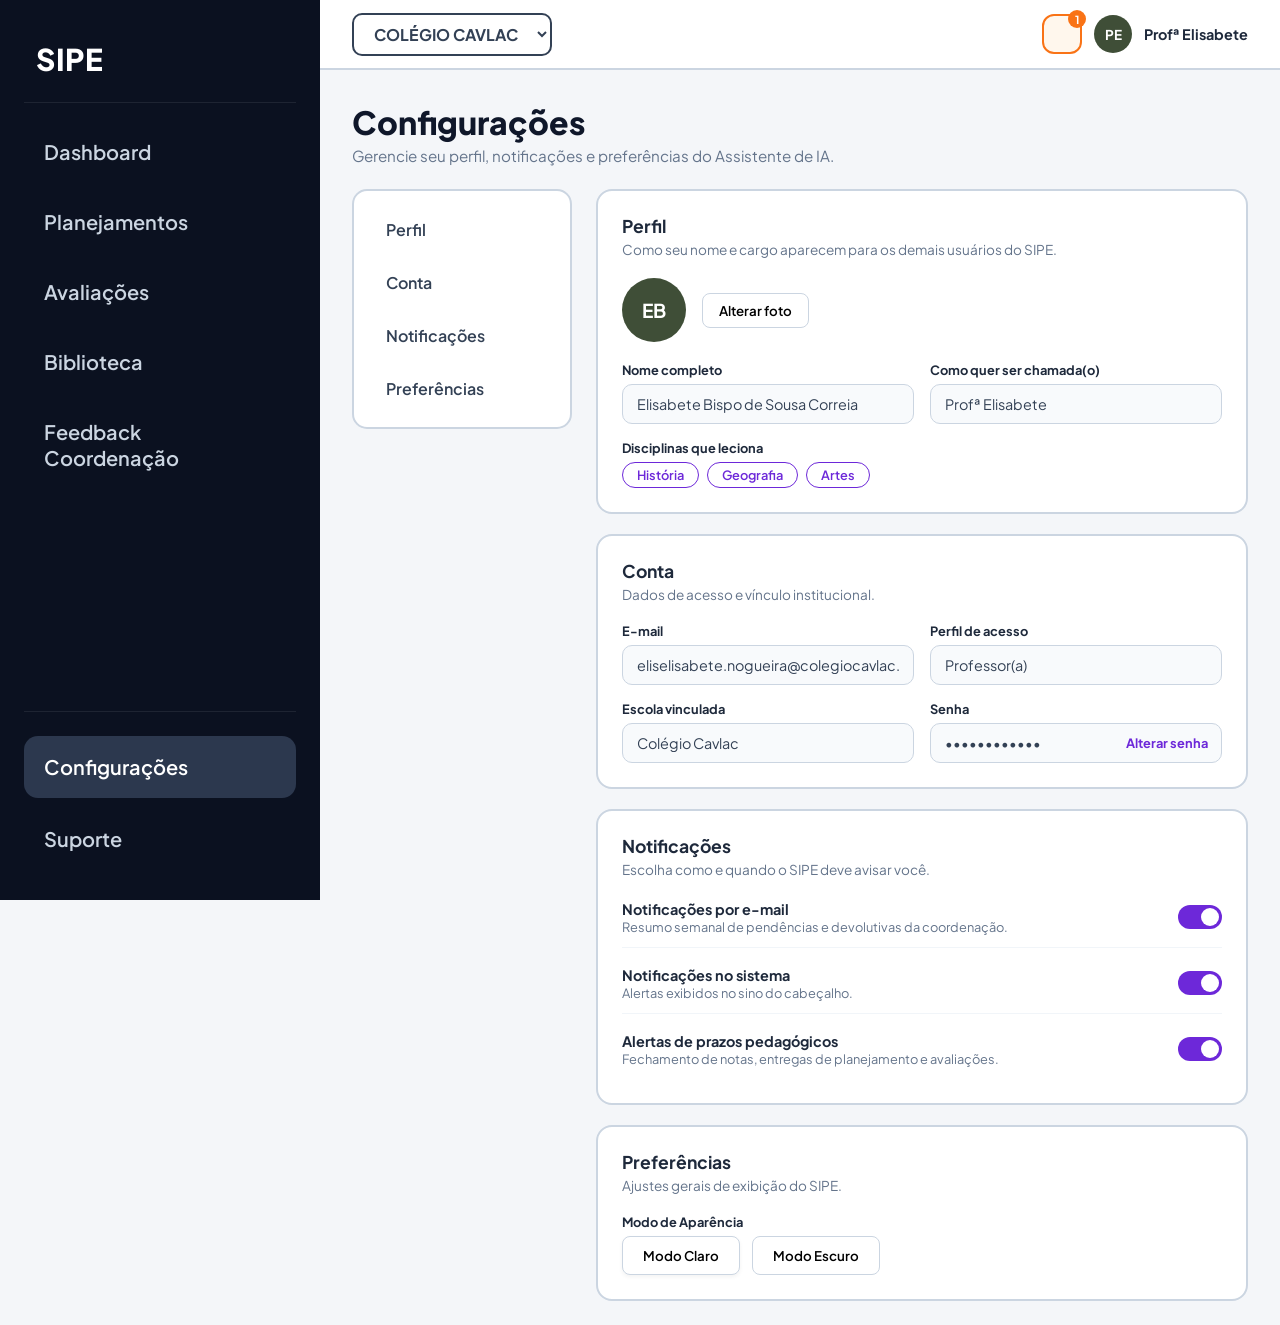
<file: pages/settings/settings.html>
<!doctype html>
<html lang="pt-BR">
  <head>
    <meta charset="UTF-8" />
    <meta name="viewport" content="width=device-width, initial-scale=1.0" />
    <title>Settings</title>
    <link rel="stylesheet" href="style.css" />
  </head>
  <body class="support">
    <aside class="sidebar">
      <div class="sidebar-brand">
        <span class="brand-name">SIPE</span>
      </div>

      <nav class="sidebar-nav">
        <a href="../dashboard/index.html" class="sidebar-link">
          <span>Dashboard</span>
        </a>
        <a href="../planning/planning.html" class="sidebar-link">
          <span>Planejamentos</span>
        </a>
        <a href="../review/review.html" class="sidebar-link">
          <span>Avaliações</span>
        </a>
        <a href="../library/library.html" class="sidebar-link">
          <span>Biblioteca</span>
        </a>
         <a href="../feedback/feedback.html" class="sidebar-link">
          <span>Feedback<br />Coordenação</span>
        </a>
      </nav>

      <div class="sidebar-footer">
        <a href="/pages/settings/settings.html" class="sidebar-link active">
          <span>Configurações</span>
        </a>
        <a href="../support/support.html" class="sidebar-link">
          <span>Suporte</span>
        </a>
      </div>
    </aside>

    <div class="main-wrapper">
      <header>
        <select class="college-option">
          <option>COLÉGIO CAVLAC</option>
          <option>COLÉGIO ANGLO</option>
        </select>

        <div class="user-profile">
          <div class="notification-badge">
            <span class="bell-icon"></span>
            <span class="badge-count">1</span>
          </div>
          <div class="avatar">PE</div>
          <span class="user-name">Profª Elisabete</span>
        </div>
      </header>

      <div class="page-header">
        <h1>Configurações</h1>
        <p>
          Gerencie seu perfil, notificações e preferências do Assistente de IA.
        </p>
      </div>

      <div class="main-container">
        <div class="left-corner">
          <a onclick="perfilSection(this)" id="perfil">Perfil</a>
          <a onclick="accountSection(this)" id="account">Conta</a>
          <a onclick="notificationSection(this)" id="notifications">Notificações</a>
          <a onclick="preferencesSection(this)" id="preferences">Preferências</a>
        </div>

        <div class="right-corner">
          <section class="card-section" id="perfil">
            <h2>Perfil</h2>
            <p class="section-desc">
              Como seu nome e cargo aparecem para os demais usuários do SIPE.
            </p>

            <div class="avatar-upload">
              <div class="avatar-large">EB</div>
              <button class="btn-outline">Alterar foto</button>
            </div>

            <div class="form-grid">
              <div class="form-group">
                <label>Nome completo</label>
                <input
                  type="text"
                  value="Elisabete Bispo de Sousa Correia"
                  readonly
                />
              </div>
              <div class="form-group">
                <label>Como quer ser chamada(o)</label>
                <input type="text" value="Profª Elisabete" readonly />
              </div>
            </div>

            <div class="form-group margin-top">
              <label>Disciplinas que leciona</label>
              <div class="tags-container">
                <span class="tag">História</span>
                <span class="tag">Geografia</span>
                <span class="tag">Artes</span>
              </div>
            </div>
          </section>

          <section class="card-section" id="conta">
            <h2>Conta</h2>
            <p class="section-desc">Dados de acesso e vínculo institucional.</p>

            <div class="form-grid">
              <div class="form-group">
                <label>E-mail</label>
                <input
                  type="email"
                  value="eliselisabete.nogueira@colegiocavlac.co"
                  readonly
                />
              </div>
              <div class="form-group">
                <label>Perfil de acesso</label>
                <input type="text" value="Professor(a)" readonly />
              </div>
              <div class="form-group">
                <label>Escola vinculada</label>
                <input type="text" value="Colégio Cavlac" readonly />
              </div>
              <div class="form-group">
                <label>Senha</label>
                <div class="input-action-wrapper">
                  <input type="password" value="............" readonly />
                  <a href="#" class="action-link">Alterar senha</a>
                </div>
              </div>
            </div>
          </section>

          <section class="card-section" id="notificacoes">
            <h2>Notificações</h2>
            <p class="section-desc">
              Escolha como e quando o SIPE deve avisar você.
            </p>

            <div class="toggle-list">
              <div class="toggle-item">
                <div class="toggle-info">
                  <strong>Notificações por e-mail</strong>
                  <p>
                    Resumo semanal de pendências e devolutivas da coordenação.
                  </p>
                </div>
                <label class="switch">
                  <input type="checkbox" checked />
                  <span class="slider"></span>
                </label>
              </div>

              <div class="toggle-item">
                <div class="toggle-info">
                  <strong>Notificações no sistema</strong>
                  <p>Alertas exibidos no sino do cabeçalho.</p>
                </div>
                <label class="switch">
                  <input type="checkbox" checked />
                  <span class="slider"></span>
                </label>
              </div>

              <div class="toggle-item">
                <div class="toggle-info">
                  <strong>Alertas de prazos pedagógicos</strong>
                  <p>
                    Fechamento de notas, entregas de planejamento e avaliações.
                  </p>
                </div>
                <label class="switch">
                  <input type="checkbox" checked />
                  <span class="slider"></span>
                </label>
              </div>
            </div>
          </section>

          <section class="card-section" id="preferencias">
            <h2>Preferências</h2>
            <p class="section-desc">Ajustes gerais de exibição do SIPE.</p>

            <div class="form-group">
              <label>Modo de Aparência</label>
              <div class="mode-buttons">
                <button class="btn-mode active">Modo Claro</button>
                <button class="btn-mode">Modo Escuro</button>
              </div>
            </div>
          </section>
        </div>
      </div>
    </div>
    <script src="settings.js"></script>
  </body>
</html>
</file>
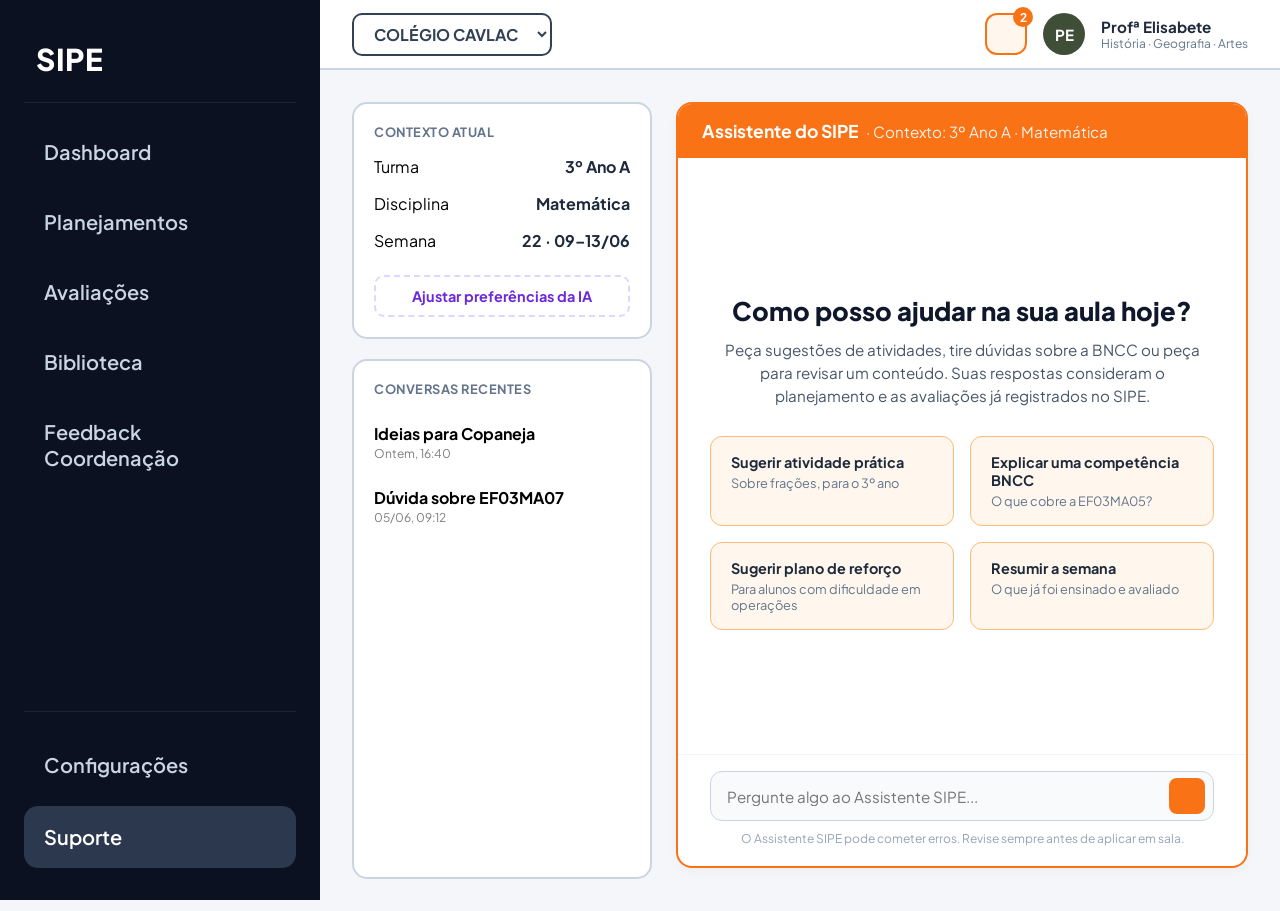
<file: pages/support-IA/support-ia.html>
<!doctype html>
<html lang="pt-BR">
  <head>
    <meta charset="UTF-8" />
    <meta name="viewport" content="width=device-width, initial-scale=1.0" />
    <title>SupportIA - SIPE</title>
    <link rel="stylesheet" href="style.css" />
  </head>
  <body class="support-IA">
    <aside class="sidebar">
      <div class="sidebar-brand">
        <span class="brand-name">SIPE</span>
      </div>

      <nav class="sidebar-nav">
        <a href="../dashboard/index.html" class="sidebar-link">
          <span>Dashboard</span>
        </a>
        <a href="../planning/planning.html" class="sidebar-link">
          <span>Planejamentos</span>
        </a>
        <a href="../review/review.html" class="sidebar-link">
          <span>Avaliações</span>
        </a>
        <a href="../library/library.html" class="sidebar-link">
          <span>Biblioteca</span>
        </a>
        <a href="../feedback/feedback.html" class="sidebar-link">
          <span>Feedback<br />Coordenação</span>
        </a>
      </nav>

      <div class="sidebar-footer">
        <a href="../settings/settings.html" class="sidebar-link">
          <span>Configurações</span>
        </a>
        <a href="../support/support.html" class="sidebar-link active">
          <span>Suporte</span>
        </a>
      </div>
    </aside>

    <div class="main-wrapper">
      <header>
        <select class="college-option">
          <option>COLÉGIO CAVLAC</option>
          <option>COLÉGIO ANGLO</option>
        </select>
        <div class="user-profile">
          <div class="notification-badge">
            <span class="bell-icon"></span>
            <span class="badge-count">2</span>
          </div>
          <div class="avatar">PE</div>
          <div class="user-info">
            <span class="user-name">Profª Elisabete</span>
            <span class="user-subjects">História · Geografia · Artes</span>
          </div>
        </div>
      </header>

      <div class="main-content">
        <div class="left-corner">
          <div class="context">
            <p class="title-context">CONTEXTO ATUAL</p>
            <div class="class">
              <p class="informations">Turma</p>
              <p class="informations-awnser">3º Ano A</p>
            </div>
            <div class="discipline">
              <p class="informations">Disciplina</p>
              <p class="informations-awnser">Matemática</p>
            </div>
            <div class="week">
              <p class="informations">Semana</p>
              <p class="informations-awnser">22 · 09–13/06</p>
            </div>
            <button class="preferences-button">
              Ajustar preferências da IA
            </button>
          </div>

          <div class="conversations">
            <p class="title-conversations">CONVERSAS RECENTES</p>
            <div class="last-conversations">
              <p class="about">Ideias para Copaneja</p>
              <p class="time">Ontem, 16:40</p>
            </div>
            <div class="last-conversations">
              <p class="about">Dúvida sobre EF03MA07</p>
              <p class="time">05/06, 09:12</p>
            </div>
          </div>
        </div>

        <section class="chat-container">
          <div class="chat-header">
            <h2>Assistente do SIPE</h2>
            <span>· Contexto: 3º Ano A · Matemática</span>
          </div>

          <div class="chat-body">
            <div class="welcome-section">
              <div class="welcome-icon"></div>
              <h1>Como posso ajudar na sua aula hoje?</h1>
              <p>
                Peça sugestões de atividades, tire dúvidas sobre a BNCC ou peça
                para revisar um conteúdo. Suas respostas consideram o
                planejamento e as avaliações já registrados no SIPE.
              </p>
            </div>
            <div class="suggestions-grid">
              <div class="suggestion-card">
                <h3>Sugerir atividade prática</h3>
                <p>Sobre frações, para o 3º ano</p>
              </div>
              <div class="suggestion-card">
                <h3>Explicar uma competência BNCC</h3>
                <p>O que cobre a EF03MA05?</p>
              </div>
              <div class="suggestion-card">
                <h3>Sugerir plano de reforço</h3>
                <p>Para alunos com dificuldade em operações</p>
              </div>
              <div class="suggestion-card">
                <h3>Resumir a semana</h3>
                <p>O que já foi ensinado e avaliado</p>
              </div>
            </div>
          </div>

          <div class="chat-footer">
            <div class="input-wrapper">
              <input
                type="text"
                placeholder="Pergunte algo ao Assistente SIPE..."
              />
              <button class="send-button" aria-label="Enviar"></button>
            </div>
            <p class="disclaimer">
              O Assistente SIPE pode cometer erros. Revise sempre antes de
              aplicar em sala.
            </p>
          </div>
        </section>
      </div>
    </div>
  </body>
</html>
</file>
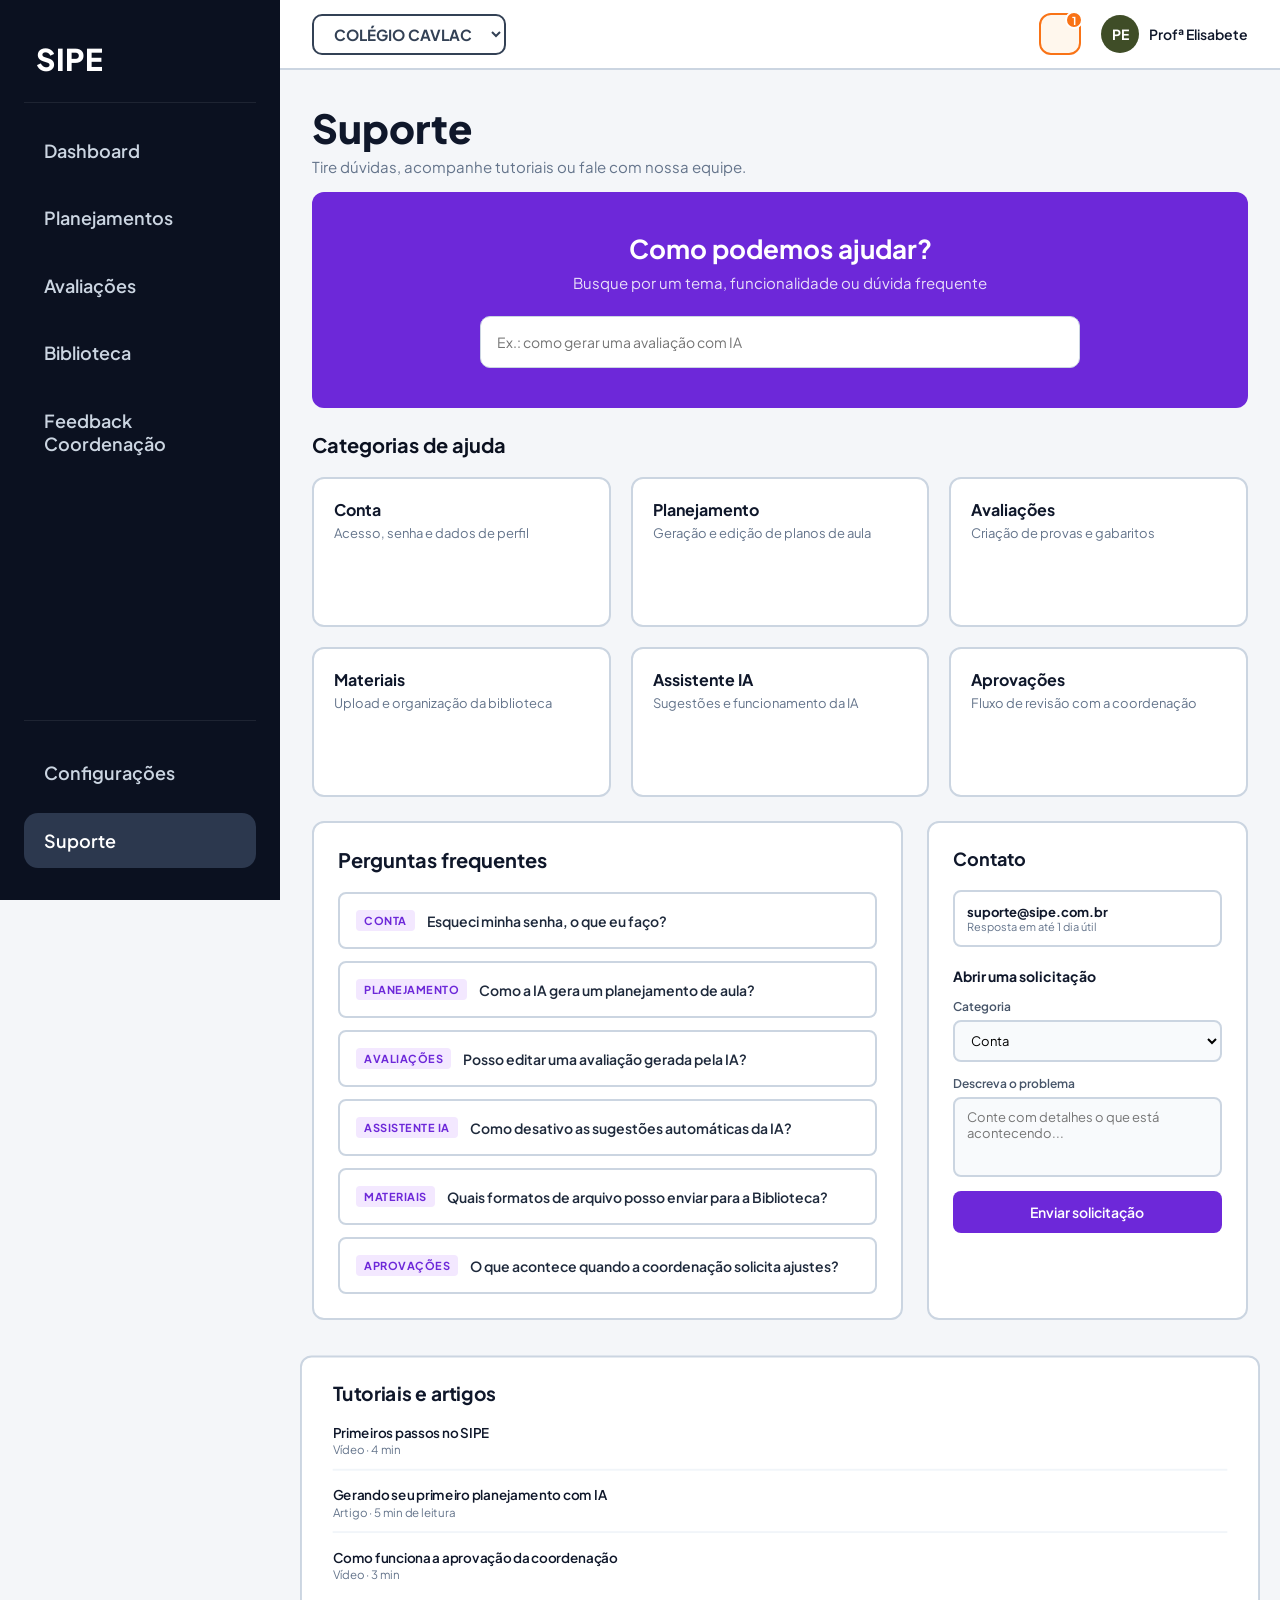
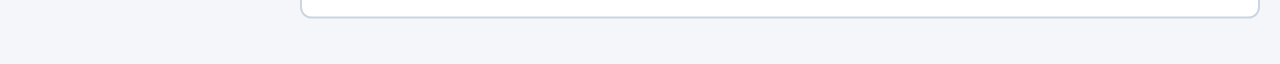
<file: pages/support/support.html>
<!doctype html>
<html lang="pt-BR">
  <head>
    <meta charset="UTF-8" />
    <meta name="viewport" content="width=device-width, initial-scale=1.0" />
    <title>Support</title>
    <link rel="stylesheet" href="style.css" />
  </head>
  <body class="settings-body">
    <aside class="sidebar">
      <div class="sidebar-brand">
        <span class="brand-name">SIPE</span>
      </div>

      <nav class="sidebar-nav">
        <a href="../dashboard/index.html" class="sidebar-link">
          <span>Dashboard</span>
        </a>
        <a href="../planning/planning.html" class="sidebar-link">
          <span>Planejamentos</span>
        </a>
        <a href="../review/review.html" class="sidebar-link">
          <span>Avaliações</span>
        </a>
        <a href="../library/library.html" class="sidebar-link">
          <span>Biblioteca</span>
        </a>
        <a href="../feedback/feedback.html" class="sidebar-link">
          <span>Feedback<br/>Coordenação</span>
        </a>
      </nav>

      <div class="sidebar-footer">
        <a href="../settings/settings.html" class="sidebar-link">
          <span>Configurações</span>
        </a>
        <a href="../support/support.html" class="sidebar-link active">
          <span>Suporte</span>
        </a>
      </div>
    </aside>

    <div class="main-wrapper">
      <header>
        <select class="college-option">
          <option>COLÉGIO CAVLAC</option>
          <option>COLÉGIO ANGLO</option>
        </select>

        <div class="header-actions">
          <div class="notification-btn">
            <span class="notification-badge">1</span>
          </div>

          <div class="user-profile">
            <div class="user-avatar">PE</div>
            <span class="user-name">Profª Elisabete</span>
          </div>
        </div>
      </header>

      <main>
        <div class="introduction-informations">
          <div class="introduction">
            <h1 class="support">Suporte</h1>
            <p class="support-description">
              Tire dúvidas, acompanhe tutoriais ou fale com nossa equipe.
            </p>
          </div>
        </div>

        <div class="navegation">
          <nav>
            <p class="help-question">Como podemos ajudar?</p>
            <p class="help-description">
              Busque por um tema, funcionalidade ou dúvida frequente
            </p>
            <input
              type="text"
              placeholder="Ex.: como gerar uma avaliação com IA"
            />
          </nav>
        </div>

        <div class="help-category">
          <p class="title-helpcategory">Categorias de ajuda</p>

          <div class="types-help">
            <div class="card">
              <a href="../settings/settings.html">
                <p class="account">Conta</p>
                <p class="account">Acesso, senha e dados de perfil</p>
              </a>
            </div>
            <div class="card">
              <a href="../planning/planning.html">
                <p class="plans">Planejamento</p>
                <p class="plans-desc">Geração e edição de planos de aula</p>
              </a>
            </div>
            <div class="card">
              <a href="../review/review.html">
                <p class="avaliation">Avaliações</p>
                <p class="avaliation-desc">Criação de provas e gabaritos</p>
              </a>
            </div>
            <div class="card">
              <a href="../library/library.html">
                <p class="materials">Materiais</p>
                <p class="materials-desc">Upload e organização da biblioteca</p>
              </a>
            </div>
            <div class="card">
              <a href="../support-IA/support-ia.html">
                <p class="IA">Assistente IA</p>
                <p class="IA-desc">Sugestões e funcionamento da IA</p>
              </a>
            </div>
            <div class="card">
              <a href="../feedback/feedback.html">
                <p class="aprovations">Aprovações</p>
                <p class="aprovations-desc">
                  Fluxo de revisão com a coordenação
                </p>
              </a>
            </div>
          </div>
        </div>

        <div class="support-content-wrapper">
          <section class="faq-section">
            <h2 class="faq-title">Perguntas frequentes</h2>

            <div class="faq-list">
              <div class="faq-item">
                <span class="faq-category">CONTA</span>
                <p class="faq-question">Esqueci minha senha, o que eu faço?</p>
              </div>

              <div class="faq-item">
                <span class="faq-category">PLANEJAMENTO</span>
                <p class="faq-question">
                  Como a IA gera um planejamento de aula?
                </p>
              </div>

              <div class="faq-item">
                <span class="faq-category">AVALIAÇÕES</span>
                <p class="faq-question">
                  Posso editar uma avaliação gerada pela IA?
                </p>
              </div>

              <div class="faq-item">
                <span class="faq-category">ASSISTENTE IA</span>
                <p class="faq-question">
                  Como desativo as sugestões automáticas da IA?
                </p>
              </div>

              <div class="faq-item">
                <span class="faq-category">MATERIAIS</span>
                <p class="faq-question">
                  Quais formatos de arquivo posso enviar para a Biblioteca?
                </p>
              </div>

              <div class="faq-item">
                <span class="faq-category">APROVAÇÕES</span>
                <p class="faq-question">
                  O que acontece quando a coordenação solicita ajustes?
                </p>
              </div>
            </div>
          </section>

          <aside class="contact-sidebar">
            <h2 class="contact-title">Contato</h2>

            <div class="contact-card">
              <div class="contact-info">
                <p class="contact-email">suporte@sipe.com.br</p>
                <span class="contact-response-time"
                  >Resposta em até 1 dia útil</span
                >
              </div>
            </div>

            <form class="request-form">
              <h3 class="form-title">Abrir uma solicitação</h3>

              <div class="form-group">
                <label for="category-select" class="form-label"
                  >Categoria</label
                >
                <select id="category-select" class="form-select">
                  <option value="conta">Conta</option>
                  <option value="planejamento">Planejamento</option>
                  <option value="avaliacoes">Avaliações</option>
                </select>
              </div>

              <div class="form-group">
                <label for="issue-description" class="form-label"
                  >Descreva o problema</label
                >
                <textarea
                  id="issue-description"
                  class="form-textarea"
                  placeholder="Conte com detalhes o que está acontecendo..."
                ></textarea>
              </div>

              <button type="submit" class="submit-button">
                Enviar solicitação
              </button>
            </form>
          </aside>
        </div>

        <section class="tutorials-section">
          <h2 class="tutorials-title">Tutoriais e artigos</h2>

          <div class="tutorials-list">
            <div class="tutorial-item">
              <div class="tutorial-info">
                <p class="tutorial-name">Primeiros passos no SIPE</p>
                <span class="tutorial-meta">Vídeo · 4 min</span>
              </div>
            </div>

            <div class="tutorial-item">
              <div class="tutorial-info">
                <p class="tutorial-name">
                  Gerando seu primeiro planejamento com IA
                </p>
                <span class="tutorial-meta">Artigo · 5 min de leitura</span>
              </div>
            </div>

            <div class="tutorial-item">
              <div class="tutorial-info">
                <p class="tutorial-name">
                  Como funciona a aprovação da coordenação
                </p>
                <span class="tutorial-meta">Vídeo · 3 min</span>
              </div>
            </div>
          </div>
        </section>
      </main>
    </div>
  </body>
</html>
</file>
<file: pages/settings/style.css>
@import url("https://fonts.googleapis.com/css2?family=Plus+Jakarta+Sans:wght@400;500;600;700;800&display=swap");

:root {
  --sidebar-width: 320px;
  --color-border: #cbd5e1;
  --purple: #6d28d9;
  --color-border-orange: #f97316;
  --color-background-orange: #fff7ed;
  --color-select: #334155;
  --color-background-header: #ffffff;
  --color-purple-background: #ddd6fe;
}

*,
*::before,
*::after {
  padding: 0;
  margin: 0;
  box-sizing: border-box;
  font-family: "Plus Jakarta Sans", sans-serif;
}

.support {
  background-color: #f4f6f9;
  margin: 0;
  min-height: 100vh;
  display: flex;
}

.sidebar {
  width: var(--sidebar-width);
  height: 100vh;
  position: fixed;
  top: 0;
  left: 0;
  background-color: #0b1120;
  display: flex;
  flex-direction: column;
  padding: 32px 24px;
  z-index: 100;
  box-sizing: border-box;
}

.sidebar-brand {
  display: flex;
  align-items: center;
  padding: 8px 12px 24px 12px;
  color: #ffffff;
  font-weight: 800;
  font-size: 30px;
  letter-spacing: 0.5px;
  border-bottom: 1px solid rgba(255, 255, 255, 0.08);
  margin-bottom: 20px;
}

.sidebar nav.sidebar-nav,
.sidebar-nav {
  display: flex;
  flex-direction: column;
  gap: 12px;
  flex: 1;
  background-color: transparent !important;
  width: 100% !important;
  padding: 0 !important;
  margin: 0 !important;
  border-radius: 0 !important;
}

.sidebar-link {
  display: flex;
  align-items: center;
  padding: 16px 20px;
  color: #cbd5e1;
  text-decoration: none;
  font-size: 20px;
  font-weight: 600;
  border-radius: 12px;
  transition: all 0.2s ease;
  line-height: 1.3;
}

.sidebar-link:hover {
  color: #ffffff;
  background-color: rgba(255, 255, 255, 0.05);
}

.sidebar-link.active {
  background-color: #2c384e;
  color: #ffffff;
  border-radius: 14px;
  padding: 18px 20px;
}

.sidebar-footer {
  display: flex;
  flex-direction: column;
  gap: 12px;
  border-top: 1px solid rgba(255, 255, 255, 0.08);
  padding-top: 24px;
}

.main-wrapper {
  margin-left: var(--sidebar-width);
  width: calc(100% - var(--sidebar-width));
  min-height: 100vh;
  display: flex;
  flex-direction: column;
}

header {
  padding: 0 32px;
  border-bottom: 2px solid var(--color-border);
  background-color: var(--color-background-header);
  display: flex;
  justify-content: space-between;
  align-items: center;
  height: 70px;
  width: 100%;
}

select {
  border: 2px solid var(--color-select);
  border-radius: 10px;
  padding: 8px 16px;
  min-width: 160px;
  text-align: center;
  font-weight: 700;
  font-size: 1rem;
  background-color: var(--color-background-header);
  color: var(--color-select);
  cursor: pointer;
}

.user-profile {
  display: flex;
  align-items: center;
  gap: 12px;
}

.notification-badge {
  position: relative;
  background-color: #fff7ed;
  border: 2px solid var(--color-border-orange);
  border-radius: 12px;
  width: 40px;
  height: 40px;
  display: flex;
  align-items: center;
  justify-content: center;
  cursor: pointer;
}

.badge-count {
  position: absolute;
  top: -6px;
  right: -6px;
  background-color: var(--color-border-orange);
  color: white;
  font-size: 0.7rem;
  font-weight: 700;
  border-radius: 50%;
  width: 18px;
  height: 18px;
  display: flex;
  align-items: center;
  justify-content: center;
}

.avatar {
  background-color: #3f4e37;
  color: white;
  font-weight: 700;
  width: 38px;
  height: 38px;
  border-radius: 50%;
  display: flex;
  align-items: center;
  justify-content: center;
  font-size: 0.85rem;
}

.user-name {
  font-weight: 700;
  font-size: 0.9rem;
  color: #1e293b;
}

.page-header {
  padding: 32px 32px 0 32px;
}

.page-header h1 {
  font-size: 2rem;
  font-weight: 800;
  color: #0f172a;
}

.page-header p {
  color: #64748b;
  font-size: 0.95rem;
  margin-top: 4px;
}

.main-container {
  padding: 24px 32px;
  display: flex;
  gap: 24px;
  align-items: flex-start;
}

.left-corner {
  display: flex;
  flex-direction: column;
  justify-content: flex-start;
  gap: 8px;
  background-color: var(--color-background-header);
  width: 220px;
  border: 2px solid var(--color-border);
  border-radius: 15px;
  padding: 16px;
  flex-shrink: 0;
}

.left-corner a {
  display: flex;
  align-items: center;
  text-decoration: none;
  font-weight: 600;
  color: #334155;
  background-color: transparent;
  padding: 12px 16px;
  border-radius: 10px;
  transition: all 0.2s ease;
  height: auto;
  cursor: pointer;
}

.left-corner a:hover,
.left-corner a.active {
  background-color: #f5f3ff;
  color: var(--purple);
}

.right-corner {
  flex: 1;
  display: flex;
  flex-direction: column;
  gap: 20px;
  min-width: 0;
}

.card-section {
  background-color: #ffffff;
  border: 2px solid var(--color-border);
  border-radius: 16px;
  padding: 24px;
}

.card-section h2 {
  font-size: 1.1rem;
  font-weight: 700;
  color: #1e293b;
}

.section-desc {
  font-size: 0.85rem;
  color: #64748b;
  margin-top: 4px;
  margin-bottom: 20px;
}

.avatar-upload {
  display: flex;
  align-items: center;
  gap: 16px;
  margin-bottom: 20px;
}

.avatar-large {
  background-color: #3f4e37;
  color: white;
  width: 64px;
  height: 64px;
  border-radius: 50%;
  display: flex;
  align-items: center;
  justify-content: center;
  font-size: 1.2rem;
  font-weight: 700;
}

.btn-outline {
  border: 1px solid var(--color-border);
  background: #ffffff;
  padding: 8px 16px;
  border-radius: 8px;
  font-weight: 600;
  cursor: pointer;
}

.form-grid {
  display: grid;
  grid-template-columns: 1fr 1fr;
  gap: 16px;
}

.form-group {
  display: flex;
  flex-direction: column;
  gap: 6px;
}

.margin-top {
  margin-top: 16px;
}

.form-group label {
  font-size: 0.8rem;
  font-weight: 700;
  color: #1e293b;
}

.form-group input {
  background-color: #f8fafc;
  border: 1px solid var(--color-border);
  border-radius: 10px;
  padding: 10px 14px;
  font-size: 0.9rem;
  color: #334155;
  outline: none;
}

.input-action-wrapper {
  position: relative;
  display: flex;
  align-items: center;
}

.input-action-wrapper input {
  width: 100%;
}

.action-link {
  position: absolute;
  right: 14px;
  color: var(--purple);
  font-weight: 700;
  font-size: 0.8rem;
  text-decoration: none;
}

.tags-container {
  display: flex;
  gap: 8px;
}

.tag {
  border: 1.5px solid var(--purple);
  color: var(--purple);
  border-radius: 20px;
  padding: 4px 14px;
  font-size: 0.8rem;
  font-weight: 600;
}

.toggle-list {
  display: flex;
  flex-direction: column;
  gap: 16px;
}

.toggle-item {
  display: flex;
  justify-content: space-between;
  align-items: center;
  padding-bottom: 12px;
  border-bottom: 1px solid #f1f5f9;
}

.toggle-item:last-child {
  border-bottom: none;
}

.toggle-info strong {
  font-size: 0.9rem;
  color: #1e293b;
}

.toggle-info p {
  font-size: 0.8rem;
  color: #64748b;
}

.switch {
  position: relative;
  display: inline-block;
  width: 44px;
  height: 24px;
}

.switch input {
  opacity: 0;
  width: 0;
  height: 0;
}

.slider {
  position: absolute;
  cursor: pointer;
  top: 0;
  left: 0;
  right: 0;
  bottom: 0;
  background-color: #cbd5e1;
  transition: 0.3s;
  border-radius: 24px;
}

.slider:before {
  position: absolute;
  content: "";
  height: 18px;
  width: 18px;
  left: 3px;
  bottom: 3px;
  background-color: white;
  transition: 0.3s;
  border-radius: 50%;
}

input:checked + .slider {
  background-color: var(--purple);
}

input:checked + .slider:before {
  transform: translateX(20px);
}

.mode-buttons {
  display: flex;
  gap: 12px;
}

.btn-mode {
  border: 1px solid var(--color-border);
  background-color: #ffffff;
  padding: 10px 20px;
  border-radius: 8px;
  font-weight: 600;
  cursor: pointer;
}

.btn-mode.active {
  border-color: var(--color-border);
  box-shadow: 0 2px 4px rgba(0, 0, 0, 0.05);
}

@media (max-width: 1024px) {
  :root {
    --sidebar-width: 0px;
  }

  .sidebar {
    display: none;
  }

  .main-wrapper {
    margin-left: 0;
    width: 100%;
  }

  .main-container {
    flex-direction: column;
    padding: 16px 24px;
  }

  .left-corner {
    width: 100%;
    flex-direction: row;
    overflow-x: auto;
    white-space: nowrap;
  }

  .left-corner a {
    padding: 10px 20px;
  }

  .form-grid {
    grid-template-columns: 1fr;
  }
}

@media (max-width: 600px) {
  .page-header {
    padding: 20px 16px 0 16px;
  }

  .page-header h1 {
    font-size: 1.5rem;
  }

  .main-container {
    padding: 16px;
  }

  .user-name {
    display: none;
  }

  .toggle-item {
    flex-direction: column;
    align-items: flex-start;
    gap: 10px;
  }
}
</file>
<file: pages/support-IA/style.css>
@import url("https://fonts.googleapis.com/css2?family=Plus+Jakarta+Sans:wght@400;500;600;700;800&display=swap");

:root {
  --sidebar-width: 320px;
  --color-border: #cbd5e1;
  --purple: #6d28d9;
  --color-border-orange: #f97316;
  --color-background-orange: #fff7ed;
  --color-select: #334155;
  --color-background-header: #ffffff;
  --color-button-dashed: #ddd6fe;
}

*,
*::before,
*::after {
  padding: 0;
  margin: 0;
  box-sizing: border-box;
  font-family: "Plus Jakarta Sans", sans-serif;
}

body.support-IA {
  background-color: #f4f6f9;
  min-height: 100vh;
  display: flex;
}

.sidebar {
  width: var(--sidebar-width);
  height: 100vh;
  position: fixed;
  top: 0;
  left: 0;
  background-color: #0b1120;
  display: flex;
  flex-direction: column;
  padding: 32px 24px;
  z-index: 100;
  box-sizing: border-box;
}

.sidebar-brand {
  display: flex;
  align-items: center;
  padding: 8px 12px 24px 12px;
  color: #ffffff;
  font-weight: 800;
  font-size: 30px;
  letter-spacing: 0.5px;
  border-bottom: 1px solid rgba(255, 255, 255, 0.08);
  margin-bottom: 20px;
}

.sidebar nav.sidebar-nav,
.sidebar-nav {
  display: flex;
  flex-direction: column;
  gap: 12px;
  flex: 1;
  background-color: transparent !important;
  width: 100% !important;
  padding: 0 !important;
  margin: 0 !important;
  border-radius: 0 !important;
}

.sidebar-link {
  display: flex;
  align-items: center;
  padding: 16px 20px;
  color: #cbd5e1;
  text-decoration: none;
  font-size: 20px;
  font-weight: 600;
  border-radius: 12px;
  transition: all 0.2s ease;
  line-height: 1.3;
}

.sidebar-link:hover {
  color: #ffffff;
  background-color: rgba(255, 255, 255, 0.05);
}

.sidebar-link.active {
  background-color: #2c384e;
  color: #ffffff;
  border-radius: 14px;
  padding: 18px 20px;
}

.sidebar-footer {
  display: flex;
  flex-direction: column;
  gap: 12px;
  border-top: 1px solid rgba(255, 255, 255, 0.08);
  padding-top: 24px;
}

.main-wrapper {
  margin-left: var(--sidebar-width);
  width: calc(100% - var(--sidebar-width));
  min-height: 100vh;
  display: flex;
  flex-direction: column;
}

header {
  padding: 0 32px;
  border-bottom: 2px solid var(--color-border);
  background-color: var(--color-background-header);
  display: flex;
  justify-content: space-between;
  align-items: center;
  height: 70px;
  gap: 20px;
  width: 100%;
}

.user-profile {
  display: flex;
  align-items: center;
  gap: 16px;
}

.notification-badge {
  position: relative;
  background-color: #fff7ed;
  border: 2px solid var(--color-border-orange);
  border-radius: 12px;
  width: 42px;
  height: 42px;
  display: flex;
  align-items: center;
  justify-content: center;
  cursor: pointer;
}

.bell-icon {
  font-size: 1.1rem;
}

.badge-count {
  position: absolute;
  top: -8px;
  right: -8px;
  background-color: var(--color-border-orange);
  color: #ffffff;
  font-size: 0.75rem;
  font-weight: 700;
  border-radius: 50%;
  width: 20px;
  height: 20px;
  display: flex;
  align-items: center;
  justify-content: center;
}

.avatar {
  background-color: #3f4e37;
  color: #ffffff;
  font-weight: 700;
  width: 42px;
  height: 42px;
  border-radius: 50%;
  display: flex;
  align-items: center;
  justify-content: center;
  font-size: 0.95rem;
}

.user-info {
  display: flex;
  flex-direction: column;
}

.user-name {
  font-weight: 700;
  font-size: 0.95rem;
  color: #1e293b;
}

.user-subjects {
  font-size: 0.75rem;
  color: #64748b;
}

select {
  border: 2px solid var(--color-select);
  border-radius: 10px;
  padding: 8px 16px;
  min-width: 160px;
  text-align: center;
  font-weight: 700;
  font-size: 1rem;
  background-color: var(--color-background-header);
  color: var(--color-select);
  cursor: pointer;
}

.main-content {
  padding: 32px;
  display: flex;
  flex-direction: row;
  align-items: flex-start;
  gap: 24px;
  flex: 1;
}

.left-corner {
  width: 300px;
  display: flex;
  flex-direction: column;
  gap: 20px;
  flex-shrink: 0;
}

.context,
.conversations {
  background-color: var(--color-background-header);
  width: 100%;
  border: 2px solid var(--color-border);
  border-radius: 15px;
  padding: 20px;
  display: flex;
  flex-direction: column;
}

.context {
  gap: 16px;
}

.conversations {
  gap: 16px;
  height: calc(100vh - 380px);
  min-height: 250px;
  overflow-y: auto;
}

.title-context,
.title-conversations {
  font-size: 0.8rem;
  font-weight: 700;
  color: #64748b;
  letter-spacing: 0.5px;
}

.class,
.discipline,
.week {
  display: flex;
  flex-direction: row;
  justify-content: space-between;
  align-items: center;
}

.preferences-button {
  display: flex;
  justify-content: center;
  align-items: center;
  border-radius: 10px;
  background-color: var(--color-background-header);
  padding: 10px 16px;
  border: 2px dashed var(--color-button-dashed);
  font-weight: 700;
  color: var(--purple);
  font-size: 0.9rem;
  cursor: pointer;
  transition: all 0.2s ease-in-out;
  margin-top: 8px;
}

.preferences-button:hover {
  background-color: #f5f3ff;
  border-color: var(--purple);
}

.informations-awnser {
  font-weight: 700;
  color: #1e293b;
}

.last-conversations {
  margin-top: 10px;
  gap: 2px;
  display: flex;
  flex-direction: column;
  cursor: pointer;
}

.about {
  font-weight: 700;
}

.time {
  opacity: 50%;
  font-size: 12px;
}

.chat-container {
  flex: 1;
  background-color: #ffffff;
  border: 2px solid var(--color-border-orange);
  border-radius: 16px;
  display: flex;
  flex-direction: column;
  overflow: hidden;
  box-shadow: 0 4px 12px rgba(0, 0, 0, 0.03);
  min-height: calc(100vh - 134px);
}

.chat-header {
  background-color: var(--color-border-orange);
  color: #ffffff;
  padding: 16px 24px;
  display: flex;
  align-items: center;
  gap: 8px;
}

.chat-header h2 {
  font-size: 1.1rem;
  font-weight: 700;
}

.chat-header span {
  font-size: 0.95rem;
  opacity: 0.9;
}

.chat-body {
  flex: 1;
  padding: 32px;
  display: flex;
  flex-direction: column;
  align-items: center;
  justify-content: center;
  overflow-y: auto;
}

.welcome-section {
  text-align: center;
  max-width: 650px;
  margin-bottom: 28px;
}

.welcome-icon {
  font-size: 2rem;
  margin-bottom: 12px;
}

.welcome-section h1 {
  font-size: 1.6rem;
  font-weight: 800;
  color: #0f172a;
  margin-bottom: 12px;
}

.welcome-section p {
  color: #475569;
  font-size: 0.95rem;
  line-height: 1.5;
}

.suggestions-grid {
  display: grid;
  grid-template-columns: repeat(2, 1fr);
  gap: 16px;
  width: 100%;
  max-width: 700px;
}

.suggestion-card {
  background-color: var(--color-background-orange);
  border: 1.5px solid #fdba74;
  border-radius: 12px;
  padding: 16px 20px;
  cursor: pointer;
  transition:
    transform 0.15s ease,
    box-shadow 0.15s ease;
}

.suggestion-card:hover {
  transform: translateY(-2px);
  box-shadow: 0 4px 12px rgba(249, 115, 22, 0.12);
}

.suggestion-card h3 {
  font-size: 0.9rem;
  font-weight: 700;
  color: #1e293b;
  margin-bottom: 4px;
}

.suggestion-card p {
  font-size: 0.8rem;
  color: #64748b;
}

.chat-footer {
  padding: 16px 32px 20px 32px;
  border-top: 1px solid #f1f5f9;
  display: flex;
  flex-direction: column;
  align-items: center;
  gap: 10px;
}

.input-wrapper {
  width: 100%;
  max-width: 800px;
  display: flex;
  align-items: center;
  background-color: #f8fafc;
  border: 1.5px solid var(--color-border);
  border-radius: 12px;
  padding: 6px 8px 6px 16px;
}

.input-wrapper input {
  flex: 1;
  border: none;
  background: transparent;
  outline: none;
  font-size: 0.95rem;
  color: #1e293b;
}

.send-button {
  background-color: var(--color-border-orange);
  color: white;
  border: none;
  width: 36px;
  height: 36px;
  border-radius: 8px;
  cursor: pointer;
  display: flex;
  align-items: center;
  justify-content: center;
}

.disclaimer {
  font-size: 0.75rem;
  color: #94a3b8;
}

@media (max-width: 1100px) {
  :root {
    --sidebar-width: 0px;
  }

  .sidebar {
    display: none;
  }

  .main-wrapper {
    margin-left: 0;
    width: 100%;
  }

  .main-content {
    flex-direction: column;
    padding: 16px;
  }

  .left-corner {
    width: 100%;
    flex-direction: row;
  }

  .context,
  .conversations {
    width: 50%;
    height: auto;
  }

  .chat-container {
    width: 100%;
    min-height: 450px;
  }
}

@media (max-width: 768px) {
  .main-content {
    padding: 16px;
  }

  .left-corner {
    flex-direction: column;
  }

  .context,
  .conversations {
    width: 100%;
  }

  .suggestions-grid {
    grid-template-columns: 1fr;
  }
}
</file>
<file: pages/support/style.css>
@import url("https://fonts.googleapis.com/css2?family=Plus+Jakarta+Sans:wght@400;500;600;700;800&family=Satisfy&display=swap");

:root {
  --sidebar-width: 280px;
  --content-padding: 32px;
  --color-border: #cbd5e1;
  --color-primary: #6d28d9;
  --color-bg-light: #f4f6f9;
  --color-bg-sidebar: #0b1120;
  --color-white: #ffffff;
}

*,
*::before,
*::after {
  margin: 0;
  padding: 0;
  box-sizing: border-box;
  font-family: "Plus Jakarta Sans", sans-serif;
}

html {
  scroll-behavior: smooth;
}

body.settings-body {
  background-color: var(--color-bg-light);
  min-height: 100vh;
  display: flex;
}

.sidebar {
  width: var(--sidebar-width);
  height: 100vh;
  position: fixed;
  top: 0;
  left: 0;
  background-color: #0b1120;
  display: flex;
  flex-direction: column;
  padding: 32px 24px;
  z-index: 100;
  box-sizing: border-box;
}

.sidebar-brand {
  display: flex;
  align-items: center;
  padding: 8px 12px 24px 12px;
  color: #ffffff;
  font-weight: 800;
  font-size: 30px;
  letter-spacing: 0.5px;
  border-bottom: 1px solid rgba(255, 255, 255, 0.08);
  margin-bottom: 20px;
}

.sidebar nav.sidebar-nav,
.sidebar-nav {
  display: flex;
  flex-direction: column;
  gap: 12px;
  flex: 1;
  background-color: transparent;
  width: 100%;
  padding: 0;
  margin: 0;
  border-radius: 0;
}

.sidebar-link {
  display: flex;
  align-items: center;
  padding: 16px 20px;
  color: #cbd5e1;
  text-decoration: none;
  font-size: 18px;
  font-weight: 600;
  border-radius: 12px;
  transition: all 0.2s ease;
  line-height: 1.3;
}

.sidebar-link:hover {
  color: #ffffff;
  background-color: rgba(255, 255, 255, 0.05);
}

.sidebar-link.active {
  background-color: #2c384e;
  color: #ffffff;
  border-radius: 14px;
  padding: 16px 20px;
}

.sidebar-footer {
  display: flex;
  flex-direction: column;
  gap: 12px;
  border-top: 1px solid rgba(255, 255, 255, 0.08);
  padding-top: 24px;
}

.main-wrapper {
  margin-left: var(--sidebar-width);
  width: calc(100% - var(--sidebar-width));
  min-height: 100vh;
  display: flex;
  flex-direction: column;
}

header {
  padding: 0 var(--content-padding);
  border-bottom: 2px solid var(--color-border);
  background-color: var(--color-white);
  display: flex;
  justify-content: space-between;
  align-items: center;
  height: 70px;
  width: 100%;
}

select.college-option {
  border: 2px solid #334155;
  border-radius: 10px;
  padding: 8px 16px;
  min-width: 160px;
  text-align: center;
  font-weight: 700;
  font-size: 0.95rem;
  background-color: var(--color-white);
  color: #334155;
  cursor: pointer;
}

.header-actions {
  display: flex;
  align-items: center;
  gap: 20px;
}

.notification-btn {
  position: relative;
  width: 42px;
  height: 42px;
  background-color: #fff7ed;
  border: 2px solid #f97316;
  border-radius: 12px;
  display: flex;
  align-items: center;
  justify-content: center;
  cursor: pointer;
  color: #f97316;
  font-size: 20px;
}

.notification-badge {
  position: absolute;
  top: -4px;
  right: -4px;
  background-color: #f97316;
  color: #ffffff;
  border: 2px solid #ffffff;
  font-size: 11px;
  font-weight: 700;
  width: 18px;
  height: 18px;
  border-radius: 50%;
  display: flex;
  align-items: center;
  justify-content: center;
}

.user-profile {
  display: flex;
  align-items: center;
  gap: 10px;
}

.user-avatar {
  width: 38px;
  height: 38px;
  background-color: #3f4d27;
  color: #ffffff;
  border-radius: 50%;
  display: flex;
  align-items: center;
  justify-content: center;
  font-weight: 700;
  font-size: 14px;
}

.user-name {
  font-size: 14px;
  font-weight: 600;
  color: #0f172a;
}

.introduction-informations {
  display: flex;
  flex-direction: column;
  padding: 32px var(--content-padding) 16px;
  width: 100%;
}

.support {
  display: flex;
  font-size: 40px;
  font-weight: 800;
  color: #0f172a;
}

.support-description {
  font-size: 15px;
  color: #64748b;
  margin-top: 4px;
}

.navegation {
  display: flex;
  padding: 0 var(--content-padding);
  width: 100%;
}

.navegation nav {
  display: flex;
  flex-direction: column;
  align-items: center;
  justify-content: center;
  padding: 40px 24px;
  background-color: var(--color-primary);
  width: 100%;
  border-radius: 12px;
  color: var(--color-white);
  text-align: center;
  gap: 8px;
}

.help-question {
  font-size: 26px;
  font-weight: 700;
  color: var(--color-white);
}

.help-description {
  font-size: 15px;
  opacity: 0.85;
}

.navegation nav input {
  width: 100%;
  max-width: 600px;
  height: 52px;
  border-radius: 10px;
  border: 1px solid var(--color-border);
  padding: 0 16px;
  margin-top: 16px;
  outline: none;
  font-size: 14px;
}

.help-category {
  display: flex;
  flex-direction: column;
  padding: 24px var(--content-padding);
  width: 100%;
}

.title-helpcategory {
  font-size: 20px;
  font-weight: 700;
  color: var(--color-bg-sidebar);
}

.types-help {
  display: grid;
  grid-template-columns: repeat(auto-fit, minmax(220px, 1fr));
  gap: 20px;
  padding-top: 20px;
}

.card {
  display: flex;
  flex-direction: column;
  justify-content: space-between;
  background-color: var(--color-white);
  border: 2px solid var(--color-border);
  border-radius: 12px;
  padding: 20px;
  min-height: 150px;
  transition:
    transform 0.2s ease,
    box-shadow 0.2s ease;
}

.card:hover {
  transform: translateY(-2px);
  box-shadow: 0 4px 12px rgba(0, 0, 0, 0.05);
}

.card a {
  text-decoration: none;
}

.card p:first-of-type,
.card strong {
  font-size: 16px;
  font-weight: 700;
  color: #0f172a;
  margin-bottom: 4px;
}

.card p:last-of-type {
  font-size: 13px;
  color: #64748b;
  line-height: 1.4;
}

.icon-box {
  width: 40px;
  height: 40px;
  background-color: #f3e8ff;
  border-radius: 8px;
}

.support-content-wrapper {
  display: flex;
  flex-direction: row;
  gap: 24px;
  padding: 0 var(--content-padding);
  width: 100%;
  margin-bottom: 30px;
}

.faq-section {
  flex: 2;
  background-color: var(--color-white);
  border: 2px solid var(--color-border);
  border-radius: 12px;
  padding: 24px;
}

.faq-title {
  font-size: 20px;
  font-weight: 700;
  color: #0f172a;
  margin-bottom: 20px;
}

.faq-list {
  display: flex;
  flex-direction: column;
  gap: 12px;
}

.faq-item {
  display: flex;
  align-items: center;
  gap: 12px;
  border: 2px solid var(--color-border);
  border-radius: 8px;
  padding: 16px;
  background-color: var(--color-white);
}

.faq-category {
  font-size: 11px;
  font-weight: 700;
  color: var(--color-primary);
  background-color: #f3e8ff;
  padding: 4px 8px;
  border-radius: 4px;
  letter-spacing: 0.5px;
  white-space: nowrap;
}

.faq-question {
  font-size: 14px;
  font-weight: 600;
  color: #1e293b;
}

.contact-sidebar {
  flex: 1;
  background-color: var(--color-white);
  border: 2px solid var(--color-border);
  border-radius: 12px;
  padding: 24px;
  display: flex;
  flex-direction: column;
  gap: 20px;
}

.contact-title {
  font-size: 18px;
  font-weight: 700;
  color: #0f172a;
}

.contact-card {
  display: flex;
  align-items: center;
  gap: 12px;
  border: 2px solid var(--color-border);
  border-radius: 8px;
  padding: 12px;
}

.contact-icon {
  width: 36px;
  height: 36px;
  background-color: #f3e8ff;
  border-radius: 50%;
  flex-shrink: 0;
}

.contact-info {
  display: flex;
  flex-direction: column;
}

.contact-email {
  font-size: 13px;
  font-weight: 700;
  color: #0f172a;
}

.contact-response-time {
  font-size: 11px;
  color: #64748b;
}

.request-form {
  display: flex;
  flex-direction: column;
  gap: 14px;
}

.form-title {
  font-size: 14px;
  font-weight: 700;
  color: #0f172a;
}

.form-group {
  display: flex;
  flex-direction: column;
  gap: 6px;
}

.form-label {
  font-size: 12px;
  font-weight: 600;
  color: #475569;
}

.form-select,
.form-textarea {
  width: 100%;
  border: 2px solid var(--color-border);
  border-radius: 8px;
  padding: 10px 12px;
  font-size: 13px;
  outline: none;
  background-color: #f8fafc;
}

.form-textarea {
  height: 80px;
  resize: none;
}

.submit-button {
  background-color: var(--color-primary);
  color: var(--color-white);
  border: none;
  border-radius: 8px;
  padding: 12px;
  font-size: 14px;
  font-weight: 600;
  cursor: pointer;
  transition: opacity 0.2s ease;
}

.submit-button:hover {
  opacity: 0.9;
}

.tutorials-section {
  display: flex;
  flex-direction: column;
  padding: 24px var(--content-padding);
  width: 100%;
  background-color: var(--color-white);
  border: 2px solid var(--color-border);
  border-radius: 12px;
  margin-bottom: 40px;
  transform: scale(0.96);
}

.tutorials-title {
  font-size: 20px;
  font-weight: 700;
  color: #0f172a;
  margin-bottom: 20px;
  display: block;
  width: 100%;
}

.tutorials-list {
  display: flex;
  flex-direction: column;
  gap: 16px;
  width: 100%;
}

.tutorial-item {
  display: flex;
  flex-direction: row;
  align-items: center;
  gap: 16px;
  padding-bottom: 12px;
  border-bottom: 2px solid #f1f5f9;
  width: 100%;
  box-sizing: border-box;
}

.tutorial-item:last-child {
  border-bottom: none;
}

.tutorial-icon {
  width: 40px;
  height: 40px;
  background-color: #fef3c7;
  border-radius: 8px;
  flex-shrink: 0;
}

.tutorial-info {
  display: flex;
  flex-direction: column;
  gap: 2px;
}

.tutorial-name {
  font-size: 14px;
  font-weight: 600;
  color: #0f172a;
}

.tutorial-meta {
  font-size: 12px;
  color: #64748b;
}

@media (max-width: 1024px) {
  :root {
    --sidebar-width: 80px;
    --content-padding: 20px;
  }

  .sidebar-brand span:last-child,
  .sidebar-link span:last-child {
    display: none;
  }

  .sidebar-link {
    justify-content: center;
    padding: 12px;
  }

  .support-content-wrapper {
    flex-direction: column;
  }
}

@media (max-width: 640px) {
  :root {
    --sidebar-width: 0px;
    --content-padding: 16px;
  }

  .sidebar {
    display: none;
  }

  .main-wrapper {
    margin-left: 0;
    width: 100%;
  }
}
</file>
